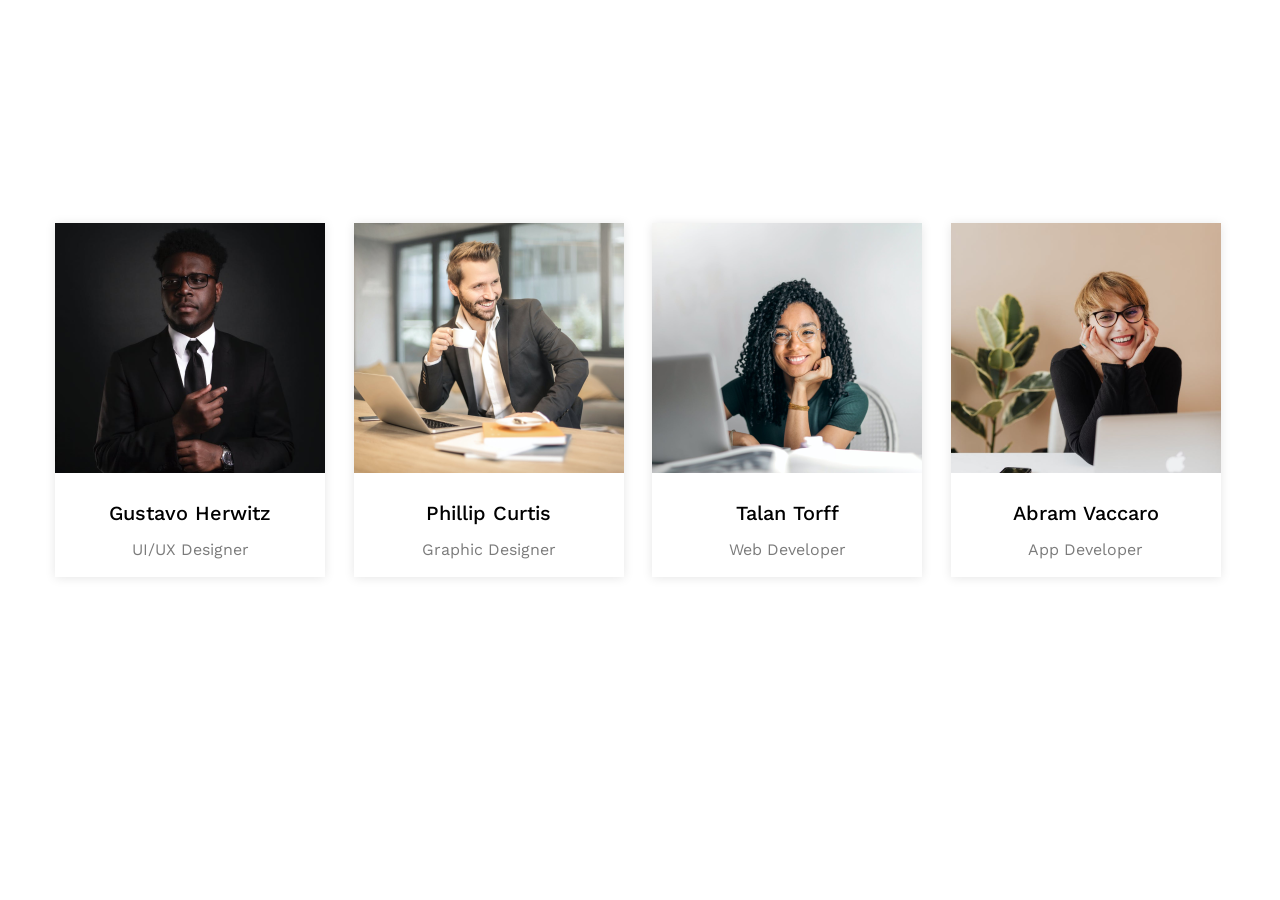
<file: index.html>
<!DOCTYPE html>
<html lang="en">

<head>
    <meta charset="UTF-8">
    <link rel="stylesheet" href="/assets/css/style.css">
    <meta name="viewport" content="width=device-width, initial-scale=1.0">
    <title>layout</title>
</head>
<body>

    <section>
        <div class="container w100">
            <div class="row">
                <div class="col-3">
                    <div class="card">
                        <div class="img">
                            <img src="/assets/img/Image (1).png" alt="img gat">
                            <div class="svg-parent">
                                <a href="https://www.facebook.com/"><div class="svg-box">
                                   <svg width="11" height="20" viewBox="0 0 11 20" fill="none"
                                        xmlns="http://www.w3.org/2000/svg">
                                        <path
                                            d="M7 11.5H9.5L10.5 7.5H7V5.5C7 4.47 7 3.5 9 3.5H10.5V0.14C10.174 0.0970001 8.943 0 7.643 0C4.928 0 3 1.657 3 4.7V7.5H0V11.5H3V20H7V11.5Z"
                                            fill="#ff5300" />
                                    </svg>
                                </div></a> 
                          <a href="https://www.instagram.com">     <div class="svg-box">
                                    <svg width="24" height="24" viewBox="0 0 24 24" fill="none"
                                        xmlns="http://www.w3.org/2000/svg">
                                        <path
                                            d="M12 2C14.717 2 15.056 2.01 16.122 2.06C17.187 2.11 17.912 2.277 18.55 2.525C19.21 2.779 19.766 3.123 20.322 3.678C20.8305 4.1779 21.224 4.78259 21.475 5.45C21.722 6.087 21.89 6.813 21.94 7.878C21.987 8.944 22 9.283 22 12C22 14.717 21.99 15.056 21.94 16.122C21.89 17.187 21.722 17.912 21.475 18.55C21.2247 19.2178 20.8311 19.8226 20.322 20.322C19.822 20.8303 19.2173 21.2238 18.55 21.475C17.913 21.722 17.187 21.89 16.122 21.94C15.056 21.987 14.717 22 12 22C9.283 22 8.944 21.99 7.878 21.94C6.813 21.89 6.088 21.722 5.45 21.475C4.78233 21.2245 4.17753 20.8309 3.678 20.322C3.16941 19.8222 2.77593 19.2175 2.525 18.55C2.277 17.913 2.11 17.187 2.06 16.122C2.013 15.056 2 14.717 2 12C2 9.283 2.01 8.944 2.06 7.878C2.11 6.812 2.277 6.088 2.525 5.45C2.77524 4.78218 3.1688 4.17732 3.678 3.678C4.17767 3.16923 4.78243 2.77573 5.45 2.525C6.088 2.277 6.812 2.11 7.878 2.06C8.944 2.013 9.283 2 12 2ZM12 7C10.6739 7 9.40215 7.52678 8.46447 8.46447C7.52678 9.40215 7 10.6739 7 12C7 13.3261 7.52678 14.5979 8.46447 15.5355C9.40215 16.4732 10.6739 17 12 17C13.3261 17 14.5979 16.4732 15.5355 15.5355C16.4732 14.5979 17 13.3261 17 12C17 10.6739 16.4732 9.40215 15.5355 8.46447C14.5979 7.52678 13.3261 7 12 7ZM18.5 6.75C18.5 6.41848 18.3683 6.10054 18.1339 5.86612C17.8995 5.6317 17.5815 5.5 17.25 5.5C16.9185 5.5 16.6005 5.6317 16.3661 5.86612C16.1317 6.10054 16 6.41848 16 6.75C16 7.08152 16.1317 7.39946 16.3661 7.63388C16.6005 7.8683 16.9185 8 17.25 8C17.5815 8 17.8995 7.8683 18.1339 7.63388C18.3683 7.39946 18.5 7.08152 18.5 6.75ZM12 9C12.7956 9 13.5587 9.31607 14.1213 9.87868C14.6839 10.4413 15 11.2044 15 12C15 12.7956 14.6839 13.5587 14.1213 14.1213C13.5587 14.6839 12.7956 15 12 15C11.2044 15 10.4413 14.6839 9.87868 14.1213C9.31607 13.5587 9 12.7956 9 12C9 11.2044 9.31607 10.4413 9.87868 9.87868C10.4413 9.31607 11.2044 9 12 9Z"
                                            fill="#FF5300" />
                                    </svg>

                                </div></a>
                              <a href="https://x.com/?lang=en">  <div class="svg-box">
                                    <svg width="22" height="18" viewBox="0 0 22 18" fill="none"
                                        xmlns="http://www.w3.org/2000/svg">
                                        <path
                                            d="M21.1618 2.65593C20.3984 2.99362 19.5888 3.2154 18.7598 3.31393C19.6336 2.79136 20.2875 1.96894 20.5998 0.999927C19.7798 1.48793 18.8808 1.82993 17.9438 2.01493C17.3144 1.34151 16.4802 0.89489 15.5708 0.744511C14.6614 0.594133 13.7277 0.748418 12.9151 1.18338C12.1024 1.61834 11.4562 2.30961 11.0769 3.14972C10.6976 3.98983 10.6066 4.93171 10.8178 5.82893C9.15492 5.74558 7.52814 5.31345 6.0431 4.56059C4.55805 3.80773 3.24794 2.75097 2.19781 1.45893C1.8261 2.09738 1.63076 2.82315 1.63181 3.56193C1.63181 5.01193 2.36981 6.29293 3.49181 7.04293C2.82782 7.02202 2.17844 6.84271 1.59781 6.51993V6.57193C1.59801 7.53763 1.93218 8.47354 2.54366 9.22099C3.15513 9.96843 4.00629 10.4814 4.95281 10.6729C4.33642 10.84 3.69012 10.8646 3.06281 10.7449C3.32968 11.5762 3.84982 12.3031 4.5504 12.824C5.25099 13.3449 6.09694 13.6337 6.96981 13.6499C6.10229 14.3313 5.10899 14.8349 4.04669 15.1321C2.98439 15.4293 1.87394 15.5142 0.778809 15.3819C2.69051 16.6114 4.9159 17.264 7.18881 17.2619C14.8818 17.2619 19.0888 10.8889 19.0888 5.36193C19.0888 5.18193 19.0838 4.99993 19.0758 4.82193C19.8947 4.23009 20.6014 3.49695 21.1628 2.65693L21.1618 2.65593Z"
                                            fill="#FF5300" />
                                    </svg>

                                </div></a>
                               <a href="https://www.skype.com/en/"> <div class="svg-box">
                                    <svg width="18" height="18" viewBox="0 0 18 18" fill="none"
                                        xmlns="http://www.w3.org/2000/svg">
                                        <path
                                            d="M10.3102 17.4002C8.98786 17.6067 7.63547 17.4981 6.36308 17.0832C5.09069 16.6683 3.93425 15.9588 2.98791 15.0124C2.04156 14.0661 1.33205 12.9096 0.917133 11.6372C0.502212 10.3648 0.393607 9.01246 0.600157 7.69016C0.0788897 6.69867 -0.111587 5.56644 0.0565667 4.45897C0.224721 3.3515 0.742689 2.32684 1.53477 1.53477C2.32684 0.742689 3.3515 0.224721 4.45897 0.0565667C5.56644 -0.111587 6.69867 0.0788897 7.69016 0.600157C9.01246 0.393607 10.3648 0.502212 11.6372 0.917133C12.9096 1.33205 14.0661 2.04156 15.0124 2.98791C15.9588 3.93425 16.6683 5.09069 17.0832 6.36308C17.4981 7.63547 17.6067 8.98786 17.4002 10.3102C17.9214 11.3016 18.1119 12.4339 17.9437 13.5413C17.7756 14.6488 17.2576 15.6735 16.4655 16.4655C15.6735 17.2576 14.6488 17.7756 13.5413 17.9437C12.4339 18.1119 11.3016 17.9214 10.3102 17.4002ZM9.05216 14.1562H9.01216C11.8842 14.1562 13.3152 12.7702 13.3152 10.9132C13.3152 9.71516 12.7642 8.44216 10.5892 7.95516L8.60616 7.51516C7.85116 7.34316 6.98416 7.11516 6.98416 6.40016C6.98416 5.68516 7.60416 5.18716 8.70816 5.18716C10.9382 5.18716 10.7352 6.71516 11.8392 6.71516C12.4152 6.71516 12.9322 6.37316 12.9322 5.78516C12.9322 4.41516 10.7352 3.38516 8.87616 3.38516C6.85516 3.38516 4.70316 4.24416 4.70316 6.52916C4.70316 7.62716 5.09716 8.79916 7.26316 9.34216L9.95216 10.0132C10.7682 10.2152 10.9702 10.6722 10.9702 11.0852C10.9702 11.7722 10.2862 12.4432 9.05216 12.4432C6.63516 12.4432 6.97416 10.5862 5.67816 10.5862C5.09816 10.5862 4.67516 10.9842 4.67516 11.5572C4.67516 12.6712 6.02716 14.1552 9.05216 14.1552V14.1562Z"
                                            fill="#FF5300" />
                                    </svg>

                                </div></a>
                            </div>
                        </div>
                        <p class="name">
                            Gustavo Herwitz
                        </p>
                        <p class="department">
                            UI/UX Designer
                        </p>
                    </div>
                </div>
                <div class="col-3">
                    <div class="card">
                        <div class="img">
                            <img src="/assets/img/Image 2.png" alt="img gat">
                            <a href="https://www.facebook.com/">     <div class="svg-parent">
                                <div class="svg-box">
                                    <svg width="11" height="20" viewBox="0 0 11 20" fill="none"
                                        xmlns="http://www.w3.org/2000/svg">
                                        <path
                                            d="M7 11.5H9.5L10.5 7.5H7V5.5C7 4.47 7 3.5 9 3.5H10.5V0.14C10.174 0.0970001 8.943 0 7.643 0C4.928 0 3 1.657 3 4.7V7.5H0V11.5H3V20H7V11.5Z"
                                            fill="#ff5300" />
                                    </svg>
                                </div></a>
                                <a href="https://www.instagram.com">  <div class="svg-box">
                                    <svg width="24" height="24" viewBox="0 0 24 24" fill="none"
                                        xmlns="http://www.w3.org/2000/svg">
                                        <path
                                            d="M12 2C14.717 2 15.056 2.01 16.122 2.06C17.187 2.11 17.912 2.277 18.55 2.525C19.21 2.779 19.766 3.123 20.322 3.678C20.8305 4.1779 21.224 4.78259 21.475 5.45C21.722 6.087 21.89 6.813 21.94 7.878C21.987 8.944 22 9.283 22 12C22 14.717 21.99 15.056 21.94 16.122C21.89 17.187 21.722 17.912 21.475 18.55C21.2247 19.2178 20.8311 19.8226 20.322 20.322C19.822 20.8303 19.2173 21.2238 18.55 21.475C17.913 21.722 17.187 21.89 16.122 21.94C15.056 21.987 14.717 22 12 22C9.283 22 8.944 21.99 7.878 21.94C6.813 21.89 6.088 21.722 5.45 21.475C4.78233 21.2245 4.17753 20.8309 3.678 20.322C3.16941 19.8222 2.77593 19.2175 2.525 18.55C2.277 17.913 2.11 17.187 2.06 16.122C2.013 15.056 2 14.717 2 12C2 9.283 2.01 8.944 2.06 7.878C2.11 6.812 2.277 6.088 2.525 5.45C2.77524 4.78218 3.1688 4.17732 3.678 3.678C4.17767 3.16923 4.78243 2.77573 5.45 2.525C6.088 2.277 6.812 2.11 7.878 2.06C8.944 2.013 9.283 2 12 2ZM12 7C10.6739 7 9.40215 7.52678 8.46447 8.46447C7.52678 9.40215 7 10.6739 7 12C7 13.3261 7.52678 14.5979 8.46447 15.5355C9.40215 16.4732 10.6739 17 12 17C13.3261 17 14.5979 16.4732 15.5355 15.5355C16.4732 14.5979 17 13.3261 17 12C17 10.6739 16.4732 9.40215 15.5355 8.46447C14.5979 7.52678 13.3261 7 12 7ZM18.5 6.75C18.5 6.41848 18.3683 6.10054 18.1339 5.86612C17.8995 5.6317 17.5815 5.5 17.25 5.5C16.9185 5.5 16.6005 5.6317 16.3661 5.86612C16.1317 6.10054 16 6.41848 16 6.75C16 7.08152 16.1317 7.39946 16.3661 7.63388C16.6005 7.8683 16.9185 8 17.25 8C17.5815 8 17.8995 7.8683 18.1339 7.63388C18.3683 7.39946 18.5 7.08152 18.5 6.75ZM12 9C12.7956 9 13.5587 9.31607 14.1213 9.87868C14.6839 10.4413 15 11.2044 15 12C15 12.7956 14.6839 13.5587 14.1213 14.1213C13.5587 14.6839 12.7956 15 12 15C11.2044 15 10.4413 14.6839 9.87868 14.1213C9.31607 13.5587 9 12.7956 9 12C9 11.2044 9.31607 10.4413 9.87868 9.87868C10.4413 9.31607 11.2044 9 12 9Z"
                                            fill="#FF5300" />
                                    </svg>

                                </div></a>
                                <a href="https://x.com/?lang=en">       <div class="svg-box">
                                    <svg width="22" height="18" viewBox="0 0 22 18" fill="none"
                                        xmlns="http://www.w3.org/2000/svg">
                                        <path
                                            d="M21.1618 2.65593C20.3984 2.99362 19.5888 3.2154 18.7598 3.31393C19.6336 2.79136 20.2875 1.96894 20.5998 0.999927C19.7798 1.48793 18.8808 1.82993 17.9438 2.01493C17.3144 1.34151 16.4802 0.89489 15.5708 0.744511C14.6614 0.594133 13.7277 0.748418 12.9151 1.18338C12.1024 1.61834 11.4562 2.30961 11.0769 3.14972C10.6976 3.98983 10.6066 4.93171 10.8178 5.82893C9.15492 5.74558 7.52814 5.31345 6.0431 4.56059C4.55805 3.80773 3.24794 2.75097 2.19781 1.45893C1.8261 2.09738 1.63076 2.82315 1.63181 3.56193C1.63181 5.01193 2.36981 6.29293 3.49181 7.04293C2.82782 7.02202 2.17844 6.84271 1.59781 6.51993V6.57193C1.59801 7.53763 1.93218 8.47354 2.54366 9.22099C3.15513 9.96843 4.00629 10.4814 4.95281 10.6729C4.33642 10.84 3.69012 10.8646 3.06281 10.7449C3.32968 11.5762 3.84982 12.3031 4.5504 12.824C5.25099 13.3449 6.09694 13.6337 6.96981 13.6499C6.10229 14.3313 5.10899 14.8349 4.04669 15.1321C2.98439 15.4293 1.87394 15.5142 0.778809 15.3819C2.69051 16.6114 4.9159 17.264 7.18881 17.2619C14.8818 17.2619 19.0888 10.8889 19.0888 5.36193C19.0888 5.18193 19.0838 4.99993 19.0758 4.82193C19.8947 4.23009 20.6014 3.49695 21.1628 2.65693L21.1618 2.65593Z"
                                            fill="#FF5300" />
                                    </svg>

                                </div> </a>
                                <a href="https://www.skype.com/en/">   <div class="svg-box">
                                    <svg width="18" height="18" viewBox="0 0 18 18" fill="none"
                                        xmlns="http://www.w3.org/2000/svg">
                                        <path
                                            d="M10.3102 17.4002C8.98786 17.6067 7.63547 17.4981 6.36308 17.0832C5.09069 16.6683 3.93425 15.9588 2.98791 15.0124C2.04156 14.0661 1.33205 12.9096 0.917133 11.6372C0.502212 10.3648 0.393607 9.01246 0.600157 7.69016C0.0788897 6.69867 -0.111587 5.56644 0.0565667 4.45897C0.224721 3.3515 0.742689 2.32684 1.53477 1.53477C2.32684 0.742689 3.3515 0.224721 4.45897 0.0565667C5.56644 -0.111587 6.69867 0.0788897 7.69016 0.600157C9.01246 0.393607 10.3648 0.502212 11.6372 0.917133C12.9096 1.33205 14.0661 2.04156 15.0124 2.98791C15.9588 3.93425 16.6683 5.09069 17.0832 6.36308C17.4981 7.63547 17.6067 8.98786 17.4002 10.3102C17.9214 11.3016 18.1119 12.4339 17.9437 13.5413C17.7756 14.6488 17.2576 15.6735 16.4655 16.4655C15.6735 17.2576 14.6488 17.7756 13.5413 17.9437C12.4339 18.1119 11.3016 17.9214 10.3102 17.4002ZM9.05216 14.1562H9.01216C11.8842 14.1562 13.3152 12.7702 13.3152 10.9132C13.3152 9.71516 12.7642 8.44216 10.5892 7.95516L8.60616 7.51516C7.85116 7.34316 6.98416 7.11516 6.98416 6.40016C6.98416 5.68516 7.60416 5.18716 8.70816 5.18716C10.9382 5.18716 10.7352 6.71516 11.8392 6.71516C12.4152 6.71516 12.9322 6.37316 12.9322 5.78516C12.9322 4.41516 10.7352 3.38516 8.87616 3.38516C6.85516 3.38516 4.70316 4.24416 4.70316 6.52916C4.70316 7.62716 5.09716 8.79916 7.26316 9.34216L9.95216 10.0132C10.7682 10.2152 10.9702 10.6722 10.9702 11.0852C10.9702 11.7722 10.2862 12.4432 9.05216 12.4432C6.63516 12.4432 6.97416 10.5862 5.67816 10.5862C5.09816 10.5862 4.67516 10.9842 4.67516 11.5572C4.67516 12.6712 6.02716 14.1552 9.05216 14.1552V14.1562Z"
                                            fill="#FF5300" />
                                    </svg>

                                </div> </a>
                            </div>
                        </div>
                        <p class="name">
                            Phillip Curtis
                        </p>
                        <p class="department">
                            Graphic Designer
                        </p>
                    </div>
                </div>
                <div class="col-3">
                    <div class="card">
                        <div class="img">
                            <img src="/assets/img/Image 3.png" alt="img gat">
                             <div class="svg-parent">
                                <a href="https://www.facebook.com/">   <div class="svg-box">
                                    <svg width="11" height="20" viewBox="0 0 11 20" fill="none"
                                        xmlns="http://www.w3.org/2000/svg">
                                        <path
                                            d="M7 11.5H9.5L10.5 7.5H7V5.5C7 4.47 7 3.5 9 3.5H10.5V0.14C10.174 0.0970001 8.943 0 7.643 0C4.928 0 3 1.657 3 4.7V7.5H0V11.5H3V20H7V11.5Z"
                                            fill="#ff5300" />
                                    </svg>
                                </div> </a>
                               <a href="https://www.instagram.com">     <div class="svg-box">
                                    <svg width="24" height="24" viewBox="0 0 24 24" fill="none"
                                        xmlns="http://www.w3.org/2000/svg">
                                        <path
                                            d="M12 2C14.717 2 15.056 2.01 16.122 2.06C17.187 2.11 17.912 2.277 18.55 2.525C19.21 2.779 19.766 3.123 20.322 3.678C20.8305 4.1779 21.224 4.78259 21.475 5.45C21.722 6.087 21.89 6.813 21.94 7.878C21.987 8.944 22 9.283 22 12C22 14.717 21.99 15.056 21.94 16.122C21.89 17.187 21.722 17.912 21.475 18.55C21.2247 19.2178 20.8311 19.8226 20.322 20.322C19.822 20.8303 19.2173 21.2238 18.55 21.475C17.913 21.722 17.187 21.89 16.122 21.94C15.056 21.987 14.717 22 12 22C9.283 22 8.944 21.99 7.878 21.94C6.813 21.89 6.088 21.722 5.45 21.475C4.78233 21.2245 4.17753 20.8309 3.678 20.322C3.16941 19.8222 2.77593 19.2175 2.525 18.55C2.277 17.913 2.11 17.187 2.06 16.122C2.013 15.056 2 14.717 2 12C2 9.283 2.01 8.944 2.06 7.878C2.11 6.812 2.277 6.088 2.525 5.45C2.77524 4.78218 3.1688 4.17732 3.678 3.678C4.17767 3.16923 4.78243 2.77573 5.45 2.525C6.088 2.277 6.812 2.11 7.878 2.06C8.944 2.013 9.283 2 12 2ZM12 7C10.6739 7 9.40215 7.52678 8.46447 8.46447C7.52678 9.40215 7 10.6739 7 12C7 13.3261 7.52678 14.5979 8.46447 15.5355C9.40215 16.4732 10.6739 17 12 17C13.3261 17 14.5979 16.4732 15.5355 15.5355C16.4732 14.5979 17 13.3261 17 12C17 10.6739 16.4732 9.40215 15.5355 8.46447C14.5979 7.52678 13.3261 7 12 7ZM18.5 6.75C18.5 6.41848 18.3683 6.10054 18.1339 5.86612C17.8995 5.6317 17.5815 5.5 17.25 5.5C16.9185 5.5 16.6005 5.6317 16.3661 5.86612C16.1317 6.10054 16 6.41848 16 6.75C16 7.08152 16.1317 7.39946 16.3661 7.63388C16.6005 7.8683 16.9185 8 17.25 8C17.5815 8 17.8995 7.8683 18.1339 7.63388C18.3683 7.39946 18.5 7.08152 18.5 6.75ZM12 9C12.7956 9 13.5587 9.31607 14.1213 9.87868C14.6839 10.4413 15 11.2044 15 12C15 12.7956 14.6839 13.5587 14.1213 14.1213C13.5587 14.6839 12.7956 15 12 15C11.2044 15 10.4413 14.6839 9.87868 14.1213C9.31607 13.5587 9 12.7956 9 12C9 11.2044 9.31607 10.4413 9.87868 9.87868C10.4413 9.31607 11.2044 9 12 9Z"
                                            fill="#FF5300" />
                                    </svg>

                                </div> </a>
                                <a href="https://x.com/?lang=en">    <div class="svg-box">
                                    <svg width="22" height="18" viewBox="0 0 22 18" fill="none"
                                        xmlns="http://www.w3.org/2000/svg">
                                        <path
                                            d="M21.1618 2.65593C20.3984 2.99362 19.5888 3.2154 18.7598 3.31393C19.6336 2.79136 20.2875 1.96894 20.5998 0.999927C19.7798 1.48793 18.8808 1.82993 17.9438 2.01493C17.3144 1.34151 16.4802 0.89489 15.5708 0.744511C14.6614 0.594133 13.7277 0.748418 12.9151 1.18338C12.1024 1.61834 11.4562 2.30961 11.0769 3.14972C10.6976 3.98983 10.6066 4.93171 10.8178 5.82893C9.15492 5.74558 7.52814 5.31345 6.0431 4.56059C4.55805 3.80773 3.24794 2.75097 2.19781 1.45893C1.8261 2.09738 1.63076 2.82315 1.63181 3.56193C1.63181 5.01193 2.36981 6.29293 3.49181 7.04293C2.82782 7.02202 2.17844 6.84271 1.59781 6.51993V6.57193C1.59801 7.53763 1.93218 8.47354 2.54366 9.22099C3.15513 9.96843 4.00629 10.4814 4.95281 10.6729C4.33642 10.84 3.69012 10.8646 3.06281 10.7449C3.32968 11.5762 3.84982 12.3031 4.5504 12.824C5.25099 13.3449 6.09694 13.6337 6.96981 13.6499C6.10229 14.3313 5.10899 14.8349 4.04669 15.1321C2.98439 15.4293 1.87394 15.5142 0.778809 15.3819C2.69051 16.6114 4.9159 17.264 7.18881 17.2619C14.8818 17.2619 19.0888 10.8889 19.0888 5.36193C19.0888 5.18193 19.0838 4.99993 19.0758 4.82193C19.8947 4.23009 20.6014 3.49695 21.1628 2.65693L21.1618 2.65593Z"
                                            fill="#FF5300" />
                                    </svg>

                                </div> </a>
                                <a href="https://www.skype.com/en/">        <div class="svg-box">
                                    <svg width="18" height="18" viewBox="0 0 18 18" fill="none"
                                        xmlns="http://www.w3.org/2000/svg">
                                        <path
                                            d="M10.3102 17.4002C8.98786 17.6067 7.63547 17.4981 6.36308 17.0832C5.09069 16.6683 3.93425 15.9588 2.98791 15.0124C2.04156 14.0661 1.33205 12.9096 0.917133 11.6372C0.502212 10.3648 0.393607 9.01246 0.600157 7.69016C0.0788897 6.69867 -0.111587 5.56644 0.0565667 4.45897C0.224721 3.3515 0.742689 2.32684 1.53477 1.53477C2.32684 0.742689 3.3515 0.224721 4.45897 0.0565667C5.56644 -0.111587 6.69867 0.0788897 7.69016 0.600157C9.01246 0.393607 10.3648 0.502212 11.6372 0.917133C12.9096 1.33205 14.0661 2.04156 15.0124 2.98791C15.9588 3.93425 16.6683 5.09069 17.0832 6.36308C17.4981 7.63547 17.6067 8.98786 17.4002 10.3102C17.9214 11.3016 18.1119 12.4339 17.9437 13.5413C17.7756 14.6488 17.2576 15.6735 16.4655 16.4655C15.6735 17.2576 14.6488 17.7756 13.5413 17.9437C12.4339 18.1119 11.3016 17.9214 10.3102 17.4002ZM9.05216 14.1562H9.01216C11.8842 14.1562 13.3152 12.7702 13.3152 10.9132C13.3152 9.71516 12.7642 8.44216 10.5892 7.95516L8.60616 7.51516C7.85116 7.34316 6.98416 7.11516 6.98416 6.40016C6.98416 5.68516 7.60416 5.18716 8.70816 5.18716C10.9382 5.18716 10.7352 6.71516 11.8392 6.71516C12.4152 6.71516 12.9322 6.37316 12.9322 5.78516C12.9322 4.41516 10.7352 3.38516 8.87616 3.38516C6.85516 3.38516 4.70316 4.24416 4.70316 6.52916C4.70316 7.62716 5.09716 8.79916 7.26316 9.34216L9.95216 10.0132C10.7682 10.2152 10.9702 10.6722 10.9702 11.0852C10.9702 11.7722 10.2862 12.4432 9.05216 12.4432C6.63516 12.4432 6.97416 10.5862 5.67816 10.5862C5.09816 10.5862 4.67516 10.9842 4.67516 11.5572C4.67516 12.6712 6.02716 14.1552 9.05216 14.1552V14.1562Z"
                                            fill="#FF5300" />
                                    </svg>

                                </div> </a>
                            </div>
                        </div>
                        <p class="name">
                            Talan Torff
                        </p>
                        <p class="department">
                            Web Developer
                        </p>
                    </div>
                </div>
                <div class="col-3">
                    <div class="card">
                        <div class="img">
                            <img src="/assets/img/Image4.png" alt="img gat">
                              <div class="svg-parent">
                           <a href="https://www.facebook.com/">         <div class="svg-box">
                                    <svg width="11" height="20" viewBox="0 0 11 20" fill="none"
                                        xmlns="http://www.w3.org/2000/svg">
                                        <path
                                            d="M7 11.5H9.5L10.5 7.5H7V5.5C7 4.47 7 3.5 9 3.5H10.5V0.14C10.174 0.0970001 8.943 0 7.643 0C4.928 0 3 1.657 3 4.7V7.5H0V11.5H3V20H7V11.5Z"
                                            fill="#ff5300" />
                                    </svg>
                                </div> </a>
                                <a href="https://www.instagram.com">     <div class="svg-box">
                                    <svg width="24" height="24" viewBox="0 0 24 24" fill="none"
                                        xmlns="http://www.w3.org/2000/svg">
                                        <path
                                            d="M12 2C14.717 2 15.056 2.01 16.122 2.06C17.187 2.11 17.912 2.277 18.55 2.525C19.21 2.779 19.766 3.123 20.322 3.678C20.8305 4.1779 21.224 4.78259 21.475 5.45C21.722 6.087 21.89 6.813 21.94 7.878C21.987 8.944 22 9.283 22 12C22 14.717 21.99 15.056 21.94 16.122C21.89 17.187 21.722 17.912 21.475 18.55C21.2247 19.2178 20.8311 19.8226 20.322 20.322C19.822 20.8303 19.2173 21.2238 18.55 21.475C17.913 21.722 17.187 21.89 16.122 21.94C15.056 21.987 14.717 22 12 22C9.283 22 8.944 21.99 7.878 21.94C6.813 21.89 6.088 21.722 5.45 21.475C4.78233 21.2245 4.17753 20.8309 3.678 20.322C3.16941 19.8222 2.77593 19.2175 2.525 18.55C2.277 17.913 2.11 17.187 2.06 16.122C2.013 15.056 2 14.717 2 12C2 9.283 2.01 8.944 2.06 7.878C2.11 6.812 2.277 6.088 2.525 5.45C2.77524 4.78218 3.1688 4.17732 3.678 3.678C4.17767 3.16923 4.78243 2.77573 5.45 2.525C6.088 2.277 6.812 2.11 7.878 2.06C8.944 2.013 9.283 2 12 2ZM12 7C10.6739 7 9.40215 7.52678 8.46447 8.46447C7.52678 9.40215 7 10.6739 7 12C7 13.3261 7.52678 14.5979 8.46447 15.5355C9.40215 16.4732 10.6739 17 12 17C13.3261 17 14.5979 16.4732 15.5355 15.5355C16.4732 14.5979 17 13.3261 17 12C17 10.6739 16.4732 9.40215 15.5355 8.46447C14.5979 7.52678 13.3261 7 12 7ZM18.5 6.75C18.5 6.41848 18.3683 6.10054 18.1339 5.86612C17.8995 5.6317 17.5815 5.5 17.25 5.5C16.9185 5.5 16.6005 5.6317 16.3661 5.86612C16.1317 6.10054 16 6.41848 16 6.75C16 7.08152 16.1317 7.39946 16.3661 7.63388C16.6005 7.8683 16.9185 8 17.25 8C17.5815 8 17.8995 7.8683 18.1339 7.63388C18.3683 7.39946 18.5 7.08152 18.5 6.75ZM12 9C12.7956 9 13.5587 9.31607 14.1213 9.87868C14.6839 10.4413 15 11.2044 15 12C15 12.7956 14.6839 13.5587 14.1213 14.1213C13.5587 14.6839 12.7956 15 12 15C11.2044 15 10.4413 14.6839 9.87868 14.1213C9.31607 13.5587 9 12.7956 9 12C9 11.2044 9.31607 10.4413 9.87868 9.87868C10.4413 9.31607 11.2044 9 12 9Z"
                                            fill="#FF5300" />
                                    </svg>

                                </div> </a>
                                <a href="https://x.com/?lang=en">   <div class="svg-box">
                                    <svg width="22" height="18" viewBox="0 0 22 18" fill="none"
                                        xmlns="http://www.w3.org/2000/svg">
                                        <path
                                            d="M21.1618 2.65593C20.3984 2.99362 19.5888 3.2154 18.7598 3.31393C19.6336 2.79136 20.2875 1.96894 20.5998 0.999927C19.7798 1.48793 18.8808 1.82993 17.9438 2.01493C17.3144 1.34151 16.4802 0.89489 15.5708 0.744511C14.6614 0.594133 13.7277 0.748418 12.9151 1.18338C12.1024 1.61834 11.4562 2.30961 11.0769 3.14972C10.6976 3.98983 10.6066 4.93171 10.8178 5.82893C9.15492 5.74558 7.52814 5.31345 6.0431 4.56059C4.55805 3.80773 3.24794 2.75097 2.19781 1.45893C1.8261 2.09738 1.63076 2.82315 1.63181 3.56193C1.63181 5.01193 2.36981 6.29293 3.49181 7.04293C2.82782 7.02202 2.17844 6.84271 1.59781 6.51993V6.57193C1.59801 7.53763 1.93218 8.47354 2.54366 9.22099C3.15513 9.96843 4.00629 10.4814 4.95281 10.6729C4.33642 10.84 3.69012 10.8646 3.06281 10.7449C3.32968 11.5762 3.84982 12.3031 4.5504 12.824C5.25099 13.3449 6.09694 13.6337 6.96981 13.6499C6.10229 14.3313 5.10899 14.8349 4.04669 15.1321C2.98439 15.4293 1.87394 15.5142 0.778809 15.3819C2.69051 16.6114 4.9159 17.264 7.18881 17.2619C14.8818 17.2619 19.0888 10.8889 19.0888 5.36193C19.0888 5.18193 19.0838 4.99993 19.0758 4.82193C19.8947 4.23009 20.6014 3.49695 21.1628 2.65693L21.1618 2.65593Z"
                                            fill="#FF5300" />
                                    </svg>

                                </div> </a>
                                <a href="https://www.skype.com/en/">        <div class="svg-box">
                                    <svg width="18" height="18" viewBox="0 0 18 18" fill="none"
                                        xmlns="http://www.w3.org/2000/svg">
                                        <path
                                            d="M10.3102 17.4002C8.98786 17.6067 7.63547 17.4981 6.36308 17.0832C5.09069 16.6683 3.93425 15.9588 2.98791 15.0124C2.04156 14.0661 1.33205 12.9096 0.917133 11.6372C0.502212 10.3648 0.393607 9.01246 0.600157 7.69016C0.0788897 6.69867 -0.111587 5.56644 0.0565667 4.45897C0.224721 3.3515 0.742689 2.32684 1.53477 1.53477C2.32684 0.742689 3.3515 0.224721 4.45897 0.0565667C5.56644 -0.111587 6.69867 0.0788897 7.69016 0.600157C9.01246 0.393607 10.3648 0.502212 11.6372 0.917133C12.9096 1.33205 14.0661 2.04156 15.0124 2.98791C15.9588 3.93425 16.6683 5.09069 17.0832 6.36308C17.4981 7.63547 17.6067 8.98786 17.4002 10.3102C17.9214 11.3016 18.1119 12.4339 17.9437 13.5413C17.7756 14.6488 17.2576 15.6735 16.4655 16.4655C15.6735 17.2576 14.6488 17.7756 13.5413 17.9437C12.4339 18.1119 11.3016 17.9214 10.3102 17.4002ZM9.05216 14.1562H9.01216C11.8842 14.1562 13.3152 12.7702 13.3152 10.9132C13.3152 9.71516 12.7642 8.44216 10.5892 7.95516L8.60616 7.51516C7.85116 7.34316 6.98416 7.11516 6.98416 6.40016C6.98416 5.68516 7.60416 5.18716 8.70816 5.18716C10.9382 5.18716 10.7352 6.71516 11.8392 6.71516C12.4152 6.71516 12.9322 6.37316 12.9322 5.78516C12.9322 4.41516 10.7352 3.38516 8.87616 3.38516C6.85516 3.38516 4.70316 4.24416 4.70316 6.52916C4.70316 7.62716 5.09716 8.79916 7.26316 9.34216L9.95216 10.0132C10.7682 10.2152 10.9702 10.6722 10.9702 11.0852C10.9702 11.7722 10.2862 12.4432 9.05216 12.4432C6.63516 12.4432 6.97416 10.5862 5.67816 10.5862C5.09816 10.5862 4.67516 10.9842 4.67516 11.5572C4.67516 12.6712 6.02716 14.1552 9.05216 14.1552V14.1562Z"
                                            fill="#FF5300" />
                                    </svg>

                                </div> </a>
                            </div>
                        </div>
                        <p class="name">
                            Abram Vaccaro
                        </p>
                        <p class="department">
                            App Developer </p>
                    </div>
                </div>
            </div>
        </div>
    </section>
</body>
</html>
</file>
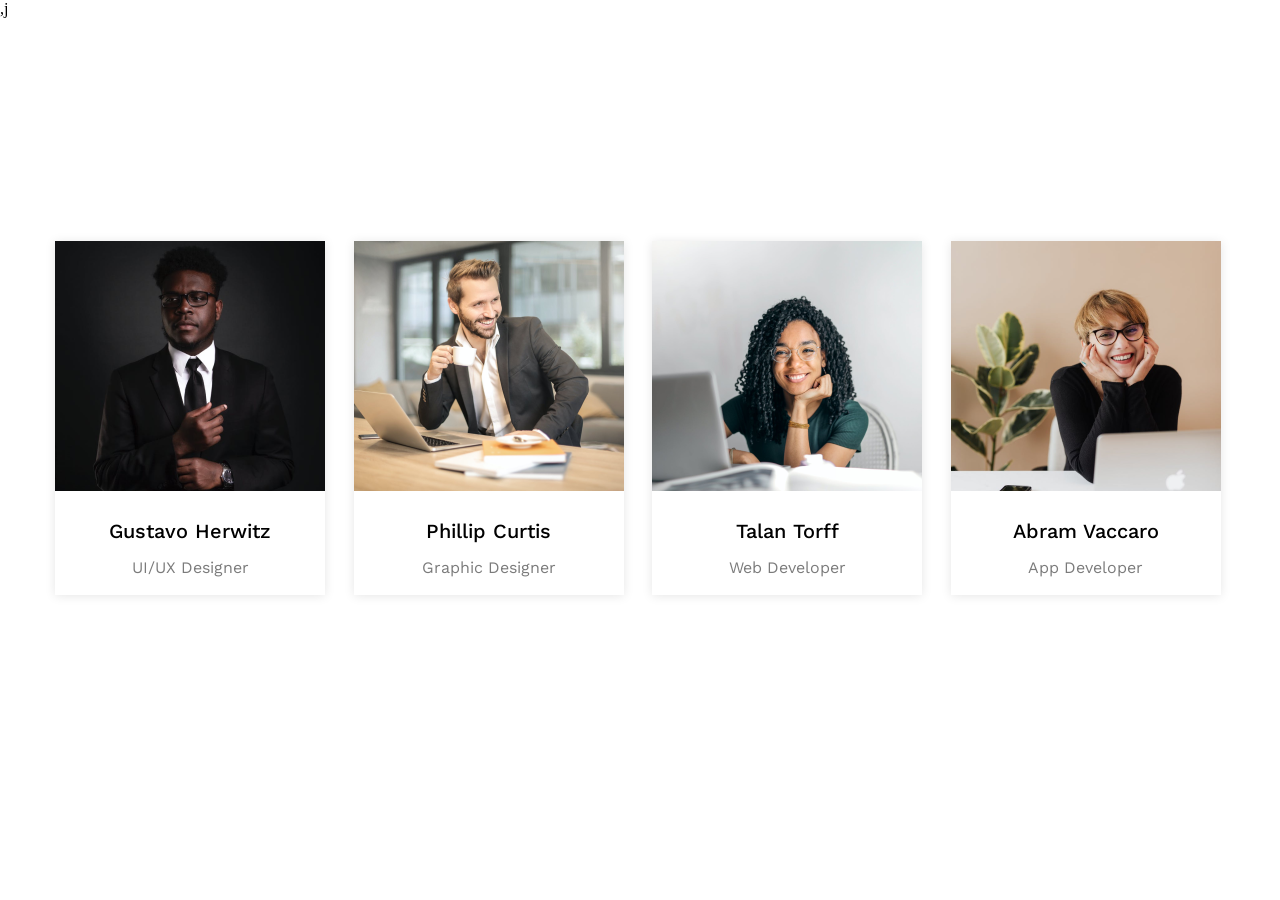
<file: assets/index.html>
<!DOCTYPE html>
<html lang="en">

<head>
    <meta charset="UTF-8">
    <link rel="stylesheet" href="/assets/css/style.css">
    <meta name="viewport" content="width=device-width, initial-scale=1.0">
    <title>layout</title>
</head>
<body>,j

    <section>
        <div class="container w100">
            <div class="row">
                <div class="col-3">
                    <div class="card">
                        <div class="img">
                            <img src="/assets/img/Image (1).png" alt="img gat">
                            <div class="svg-parent">
                                <a href="https://www.facebook.com/"><div class="svg-box">
                                   <svg width="11" height="20" viewBox="0 0 11 20" fill="none"
                                        xmlns="http://www.w3.org/2000/svg">
                                        <path
                                            d="M7 11.5H9.5L10.5 7.5H7V5.5C7 4.47 7 3.5 9 3.5H10.5V0.14C10.174 0.0970001 8.943 0 7.643 0C4.928 0 3 1.657 3 4.7V7.5H0V11.5H3V20H7V11.5Z"
                                            fill="#ff5300" />
                                    </svg>
                                </div></a> 
                          <a href="https://www.instagram.com">     <div class="svg-box">
                                    <svg width="24" height="24" viewBox="0 0 24 24" fill="none"
                                        xmlns="http://www.w3.org/2000/svg">
                                        <path
                                            d="M12 2C14.717 2 15.056 2.01 16.122 2.06C17.187 2.11 17.912 2.277 18.55 2.525C19.21 2.779 19.766 3.123 20.322 3.678C20.8305 4.1779 21.224 4.78259 21.475 5.45C21.722 6.087 21.89 6.813 21.94 7.878C21.987 8.944 22 9.283 22 12C22 14.717 21.99 15.056 21.94 16.122C21.89 17.187 21.722 17.912 21.475 18.55C21.2247 19.2178 20.8311 19.8226 20.322 20.322C19.822 20.8303 19.2173 21.2238 18.55 21.475C17.913 21.722 17.187 21.89 16.122 21.94C15.056 21.987 14.717 22 12 22C9.283 22 8.944 21.99 7.878 21.94C6.813 21.89 6.088 21.722 5.45 21.475C4.78233 21.2245 4.17753 20.8309 3.678 20.322C3.16941 19.8222 2.77593 19.2175 2.525 18.55C2.277 17.913 2.11 17.187 2.06 16.122C2.013 15.056 2 14.717 2 12C2 9.283 2.01 8.944 2.06 7.878C2.11 6.812 2.277 6.088 2.525 5.45C2.77524 4.78218 3.1688 4.17732 3.678 3.678C4.17767 3.16923 4.78243 2.77573 5.45 2.525C6.088 2.277 6.812 2.11 7.878 2.06C8.944 2.013 9.283 2 12 2ZM12 7C10.6739 7 9.40215 7.52678 8.46447 8.46447C7.52678 9.40215 7 10.6739 7 12C7 13.3261 7.52678 14.5979 8.46447 15.5355C9.40215 16.4732 10.6739 17 12 17C13.3261 17 14.5979 16.4732 15.5355 15.5355C16.4732 14.5979 17 13.3261 17 12C17 10.6739 16.4732 9.40215 15.5355 8.46447C14.5979 7.52678 13.3261 7 12 7ZM18.5 6.75C18.5 6.41848 18.3683 6.10054 18.1339 5.86612C17.8995 5.6317 17.5815 5.5 17.25 5.5C16.9185 5.5 16.6005 5.6317 16.3661 5.86612C16.1317 6.10054 16 6.41848 16 6.75C16 7.08152 16.1317 7.39946 16.3661 7.63388C16.6005 7.8683 16.9185 8 17.25 8C17.5815 8 17.8995 7.8683 18.1339 7.63388C18.3683 7.39946 18.5 7.08152 18.5 6.75ZM12 9C12.7956 9 13.5587 9.31607 14.1213 9.87868C14.6839 10.4413 15 11.2044 15 12C15 12.7956 14.6839 13.5587 14.1213 14.1213C13.5587 14.6839 12.7956 15 12 15C11.2044 15 10.4413 14.6839 9.87868 14.1213C9.31607 13.5587 9 12.7956 9 12C9 11.2044 9.31607 10.4413 9.87868 9.87868C10.4413 9.31607 11.2044 9 12 9Z"
                                            fill="#FF5300" />
                                    </svg>

                                </div></a>
                              <a href="https://x.com/?lang=en">  <div class="svg-box">
                                    <svg width="22" height="18" viewBox="0 0 22 18" fill="none"
                                        xmlns="http://www.w3.org/2000/svg">
                                        <path
                                            d="M21.1618 2.65593C20.3984 2.99362 19.5888 3.2154 18.7598 3.31393C19.6336 2.79136 20.2875 1.96894 20.5998 0.999927C19.7798 1.48793 18.8808 1.82993 17.9438 2.01493C17.3144 1.34151 16.4802 0.89489 15.5708 0.744511C14.6614 0.594133 13.7277 0.748418 12.9151 1.18338C12.1024 1.61834 11.4562 2.30961 11.0769 3.14972C10.6976 3.98983 10.6066 4.93171 10.8178 5.82893C9.15492 5.74558 7.52814 5.31345 6.0431 4.56059C4.55805 3.80773 3.24794 2.75097 2.19781 1.45893C1.8261 2.09738 1.63076 2.82315 1.63181 3.56193C1.63181 5.01193 2.36981 6.29293 3.49181 7.04293C2.82782 7.02202 2.17844 6.84271 1.59781 6.51993V6.57193C1.59801 7.53763 1.93218 8.47354 2.54366 9.22099C3.15513 9.96843 4.00629 10.4814 4.95281 10.6729C4.33642 10.84 3.69012 10.8646 3.06281 10.7449C3.32968 11.5762 3.84982 12.3031 4.5504 12.824C5.25099 13.3449 6.09694 13.6337 6.96981 13.6499C6.10229 14.3313 5.10899 14.8349 4.04669 15.1321C2.98439 15.4293 1.87394 15.5142 0.778809 15.3819C2.69051 16.6114 4.9159 17.264 7.18881 17.2619C14.8818 17.2619 19.0888 10.8889 19.0888 5.36193C19.0888 5.18193 19.0838 4.99993 19.0758 4.82193C19.8947 4.23009 20.6014 3.49695 21.1628 2.65693L21.1618 2.65593Z"
                                            fill="#FF5300" />
                                    </svg>

                                </div></a>
                               <a href="https://www.skype.com/en/"> <div class="svg-box">
                                    <svg width="18" height="18" viewBox="0 0 18 18" fill="none"
                                        xmlns="http://www.w3.org/2000/svg">
                                        <path
                                            d="M10.3102 17.4002C8.98786 17.6067 7.63547 17.4981 6.36308 17.0832C5.09069 16.6683 3.93425 15.9588 2.98791 15.0124C2.04156 14.0661 1.33205 12.9096 0.917133 11.6372C0.502212 10.3648 0.393607 9.01246 0.600157 7.69016C0.0788897 6.69867 -0.111587 5.56644 0.0565667 4.45897C0.224721 3.3515 0.742689 2.32684 1.53477 1.53477C2.32684 0.742689 3.3515 0.224721 4.45897 0.0565667C5.56644 -0.111587 6.69867 0.0788897 7.69016 0.600157C9.01246 0.393607 10.3648 0.502212 11.6372 0.917133C12.9096 1.33205 14.0661 2.04156 15.0124 2.98791C15.9588 3.93425 16.6683 5.09069 17.0832 6.36308C17.4981 7.63547 17.6067 8.98786 17.4002 10.3102C17.9214 11.3016 18.1119 12.4339 17.9437 13.5413C17.7756 14.6488 17.2576 15.6735 16.4655 16.4655C15.6735 17.2576 14.6488 17.7756 13.5413 17.9437C12.4339 18.1119 11.3016 17.9214 10.3102 17.4002ZM9.05216 14.1562H9.01216C11.8842 14.1562 13.3152 12.7702 13.3152 10.9132C13.3152 9.71516 12.7642 8.44216 10.5892 7.95516L8.60616 7.51516C7.85116 7.34316 6.98416 7.11516 6.98416 6.40016C6.98416 5.68516 7.60416 5.18716 8.70816 5.18716C10.9382 5.18716 10.7352 6.71516 11.8392 6.71516C12.4152 6.71516 12.9322 6.37316 12.9322 5.78516C12.9322 4.41516 10.7352 3.38516 8.87616 3.38516C6.85516 3.38516 4.70316 4.24416 4.70316 6.52916C4.70316 7.62716 5.09716 8.79916 7.26316 9.34216L9.95216 10.0132C10.7682 10.2152 10.9702 10.6722 10.9702 11.0852C10.9702 11.7722 10.2862 12.4432 9.05216 12.4432C6.63516 12.4432 6.97416 10.5862 5.67816 10.5862C5.09816 10.5862 4.67516 10.9842 4.67516 11.5572C4.67516 12.6712 6.02716 14.1552 9.05216 14.1552V14.1562Z"
                                            fill="#FF5300" />
                                    </svg>

                                </div></a>
                            </div>
                        </div>
                        <p class="name">
                            Gustavo Herwitz
                        </p>
                        <p class="department">
                            UI/UX Designer
                        </p>
                    </div>
                </div>
                <div class="col-3">
                    <div class="card">
                        <div class="img">
                            <img src="/assets/img/Image 2.png" alt="img gat">
                            <a href="https://www.facebook.com/">     <div class="svg-parent">
                                <div class="svg-box">
                                    <svg width="11" height="20" viewBox="0 0 11 20" fill="none"
                                        xmlns="http://www.w3.org/2000/svg">
                                        <path
                                            d="M7 11.5H9.5L10.5 7.5H7V5.5C7 4.47 7 3.5 9 3.5H10.5V0.14C10.174 0.0970001 8.943 0 7.643 0C4.928 0 3 1.657 3 4.7V7.5H0V11.5H3V20H7V11.5Z"
                                            fill="#ff5300" />
                                    </svg>
                                </div></a>
                                <a href="https://www.instagram.com">  <div class="svg-box">
                                    <svg width="24" height="24" viewBox="0 0 24 24" fill="none"
                                        xmlns="http://www.w3.org/2000/svg">
                                        <path
                                            d="M12 2C14.717 2 15.056 2.01 16.122 2.06C17.187 2.11 17.912 2.277 18.55 2.525C19.21 2.779 19.766 3.123 20.322 3.678C20.8305 4.1779 21.224 4.78259 21.475 5.45C21.722 6.087 21.89 6.813 21.94 7.878C21.987 8.944 22 9.283 22 12C22 14.717 21.99 15.056 21.94 16.122C21.89 17.187 21.722 17.912 21.475 18.55C21.2247 19.2178 20.8311 19.8226 20.322 20.322C19.822 20.8303 19.2173 21.2238 18.55 21.475C17.913 21.722 17.187 21.89 16.122 21.94C15.056 21.987 14.717 22 12 22C9.283 22 8.944 21.99 7.878 21.94C6.813 21.89 6.088 21.722 5.45 21.475C4.78233 21.2245 4.17753 20.8309 3.678 20.322C3.16941 19.8222 2.77593 19.2175 2.525 18.55C2.277 17.913 2.11 17.187 2.06 16.122C2.013 15.056 2 14.717 2 12C2 9.283 2.01 8.944 2.06 7.878C2.11 6.812 2.277 6.088 2.525 5.45C2.77524 4.78218 3.1688 4.17732 3.678 3.678C4.17767 3.16923 4.78243 2.77573 5.45 2.525C6.088 2.277 6.812 2.11 7.878 2.06C8.944 2.013 9.283 2 12 2ZM12 7C10.6739 7 9.40215 7.52678 8.46447 8.46447C7.52678 9.40215 7 10.6739 7 12C7 13.3261 7.52678 14.5979 8.46447 15.5355C9.40215 16.4732 10.6739 17 12 17C13.3261 17 14.5979 16.4732 15.5355 15.5355C16.4732 14.5979 17 13.3261 17 12C17 10.6739 16.4732 9.40215 15.5355 8.46447C14.5979 7.52678 13.3261 7 12 7ZM18.5 6.75C18.5 6.41848 18.3683 6.10054 18.1339 5.86612C17.8995 5.6317 17.5815 5.5 17.25 5.5C16.9185 5.5 16.6005 5.6317 16.3661 5.86612C16.1317 6.10054 16 6.41848 16 6.75C16 7.08152 16.1317 7.39946 16.3661 7.63388C16.6005 7.8683 16.9185 8 17.25 8C17.5815 8 17.8995 7.8683 18.1339 7.63388C18.3683 7.39946 18.5 7.08152 18.5 6.75ZM12 9C12.7956 9 13.5587 9.31607 14.1213 9.87868C14.6839 10.4413 15 11.2044 15 12C15 12.7956 14.6839 13.5587 14.1213 14.1213C13.5587 14.6839 12.7956 15 12 15C11.2044 15 10.4413 14.6839 9.87868 14.1213C9.31607 13.5587 9 12.7956 9 12C9 11.2044 9.31607 10.4413 9.87868 9.87868C10.4413 9.31607 11.2044 9 12 9Z"
                                            fill="#FF5300" />
                                    </svg>

                                </div></a>
                                <a href="https://x.com/?lang=en">       <div class="svg-box">
                                    <svg width="22" height="18" viewBox="0 0 22 18" fill="none"
                                        xmlns="http://www.w3.org/2000/svg">
                                        <path
                                            d="M21.1618 2.65593C20.3984 2.99362 19.5888 3.2154 18.7598 3.31393C19.6336 2.79136 20.2875 1.96894 20.5998 0.999927C19.7798 1.48793 18.8808 1.82993 17.9438 2.01493C17.3144 1.34151 16.4802 0.89489 15.5708 0.744511C14.6614 0.594133 13.7277 0.748418 12.9151 1.18338C12.1024 1.61834 11.4562 2.30961 11.0769 3.14972C10.6976 3.98983 10.6066 4.93171 10.8178 5.82893C9.15492 5.74558 7.52814 5.31345 6.0431 4.56059C4.55805 3.80773 3.24794 2.75097 2.19781 1.45893C1.8261 2.09738 1.63076 2.82315 1.63181 3.56193C1.63181 5.01193 2.36981 6.29293 3.49181 7.04293C2.82782 7.02202 2.17844 6.84271 1.59781 6.51993V6.57193C1.59801 7.53763 1.93218 8.47354 2.54366 9.22099C3.15513 9.96843 4.00629 10.4814 4.95281 10.6729C4.33642 10.84 3.69012 10.8646 3.06281 10.7449C3.32968 11.5762 3.84982 12.3031 4.5504 12.824C5.25099 13.3449 6.09694 13.6337 6.96981 13.6499C6.10229 14.3313 5.10899 14.8349 4.04669 15.1321C2.98439 15.4293 1.87394 15.5142 0.778809 15.3819C2.69051 16.6114 4.9159 17.264 7.18881 17.2619C14.8818 17.2619 19.0888 10.8889 19.0888 5.36193C19.0888 5.18193 19.0838 4.99993 19.0758 4.82193C19.8947 4.23009 20.6014 3.49695 21.1628 2.65693L21.1618 2.65593Z"
                                            fill="#FF5300" />
                                    </svg>

                                </div> </a>
                                <a href="https://www.skype.com/en/">   <div class="svg-box">
                                    <svg width="18" height="18" viewBox="0 0 18 18" fill="none"
                                        xmlns="http://www.w3.org/2000/svg">
                                        <path
                                            d="M10.3102 17.4002C8.98786 17.6067 7.63547 17.4981 6.36308 17.0832C5.09069 16.6683 3.93425 15.9588 2.98791 15.0124C2.04156 14.0661 1.33205 12.9096 0.917133 11.6372C0.502212 10.3648 0.393607 9.01246 0.600157 7.69016C0.0788897 6.69867 -0.111587 5.56644 0.0565667 4.45897C0.224721 3.3515 0.742689 2.32684 1.53477 1.53477C2.32684 0.742689 3.3515 0.224721 4.45897 0.0565667C5.56644 -0.111587 6.69867 0.0788897 7.69016 0.600157C9.01246 0.393607 10.3648 0.502212 11.6372 0.917133C12.9096 1.33205 14.0661 2.04156 15.0124 2.98791C15.9588 3.93425 16.6683 5.09069 17.0832 6.36308C17.4981 7.63547 17.6067 8.98786 17.4002 10.3102C17.9214 11.3016 18.1119 12.4339 17.9437 13.5413C17.7756 14.6488 17.2576 15.6735 16.4655 16.4655C15.6735 17.2576 14.6488 17.7756 13.5413 17.9437C12.4339 18.1119 11.3016 17.9214 10.3102 17.4002ZM9.05216 14.1562H9.01216C11.8842 14.1562 13.3152 12.7702 13.3152 10.9132C13.3152 9.71516 12.7642 8.44216 10.5892 7.95516L8.60616 7.51516C7.85116 7.34316 6.98416 7.11516 6.98416 6.40016C6.98416 5.68516 7.60416 5.18716 8.70816 5.18716C10.9382 5.18716 10.7352 6.71516 11.8392 6.71516C12.4152 6.71516 12.9322 6.37316 12.9322 5.78516C12.9322 4.41516 10.7352 3.38516 8.87616 3.38516C6.85516 3.38516 4.70316 4.24416 4.70316 6.52916C4.70316 7.62716 5.09716 8.79916 7.26316 9.34216L9.95216 10.0132C10.7682 10.2152 10.9702 10.6722 10.9702 11.0852C10.9702 11.7722 10.2862 12.4432 9.05216 12.4432C6.63516 12.4432 6.97416 10.5862 5.67816 10.5862C5.09816 10.5862 4.67516 10.9842 4.67516 11.5572C4.67516 12.6712 6.02716 14.1552 9.05216 14.1552V14.1562Z"
                                            fill="#FF5300" />
                                    </svg>

                                </div> </a>
                            </div>
                        </div>
                        <p class="name">
                            Phillip Curtis
                        </p>
                        <p class="department">
                            Graphic Designer
                        </p>
                    </div>
                </div>
                <div class="col-3">
                    <div class="card">
                        <div class="img">
                            <img src="/assets/img/Image 3.png" alt="img gat">
                             <div class="svg-parent">
                                <a href="https://www.facebook.com/">   <div class="svg-box">
                                    <svg width="11" height="20" viewBox="0 0 11 20" fill="none"
                                        xmlns="http://www.w3.org/2000/svg">
                                        <path
                                            d="M7 11.5H9.5L10.5 7.5H7V5.5C7 4.47 7 3.5 9 3.5H10.5V0.14C10.174 0.0970001 8.943 0 7.643 0C4.928 0 3 1.657 3 4.7V7.5H0V11.5H3V20H7V11.5Z"
                                            fill="#ff5300" />
                                    </svg>
                                </div> </a>
                               <a href="https://www.instagram.com">     <div class="svg-box">
                                    <svg width="24" height="24" viewBox="0 0 24 24" fill="none"
                                        xmlns="http://www.w3.org/2000/svg">
                                        <path
                                            d="M12 2C14.717 2 15.056 2.01 16.122 2.06C17.187 2.11 17.912 2.277 18.55 2.525C19.21 2.779 19.766 3.123 20.322 3.678C20.8305 4.1779 21.224 4.78259 21.475 5.45C21.722 6.087 21.89 6.813 21.94 7.878C21.987 8.944 22 9.283 22 12C22 14.717 21.99 15.056 21.94 16.122C21.89 17.187 21.722 17.912 21.475 18.55C21.2247 19.2178 20.8311 19.8226 20.322 20.322C19.822 20.8303 19.2173 21.2238 18.55 21.475C17.913 21.722 17.187 21.89 16.122 21.94C15.056 21.987 14.717 22 12 22C9.283 22 8.944 21.99 7.878 21.94C6.813 21.89 6.088 21.722 5.45 21.475C4.78233 21.2245 4.17753 20.8309 3.678 20.322C3.16941 19.8222 2.77593 19.2175 2.525 18.55C2.277 17.913 2.11 17.187 2.06 16.122C2.013 15.056 2 14.717 2 12C2 9.283 2.01 8.944 2.06 7.878C2.11 6.812 2.277 6.088 2.525 5.45C2.77524 4.78218 3.1688 4.17732 3.678 3.678C4.17767 3.16923 4.78243 2.77573 5.45 2.525C6.088 2.277 6.812 2.11 7.878 2.06C8.944 2.013 9.283 2 12 2ZM12 7C10.6739 7 9.40215 7.52678 8.46447 8.46447C7.52678 9.40215 7 10.6739 7 12C7 13.3261 7.52678 14.5979 8.46447 15.5355C9.40215 16.4732 10.6739 17 12 17C13.3261 17 14.5979 16.4732 15.5355 15.5355C16.4732 14.5979 17 13.3261 17 12C17 10.6739 16.4732 9.40215 15.5355 8.46447C14.5979 7.52678 13.3261 7 12 7ZM18.5 6.75C18.5 6.41848 18.3683 6.10054 18.1339 5.86612C17.8995 5.6317 17.5815 5.5 17.25 5.5C16.9185 5.5 16.6005 5.6317 16.3661 5.86612C16.1317 6.10054 16 6.41848 16 6.75C16 7.08152 16.1317 7.39946 16.3661 7.63388C16.6005 7.8683 16.9185 8 17.25 8C17.5815 8 17.8995 7.8683 18.1339 7.63388C18.3683 7.39946 18.5 7.08152 18.5 6.75ZM12 9C12.7956 9 13.5587 9.31607 14.1213 9.87868C14.6839 10.4413 15 11.2044 15 12C15 12.7956 14.6839 13.5587 14.1213 14.1213C13.5587 14.6839 12.7956 15 12 15C11.2044 15 10.4413 14.6839 9.87868 14.1213C9.31607 13.5587 9 12.7956 9 12C9 11.2044 9.31607 10.4413 9.87868 9.87868C10.4413 9.31607 11.2044 9 12 9Z"
                                            fill="#FF5300" />
                                    </svg>

                                </div> </a>
                                <a href="https://x.com/?lang=en">    <div class="svg-box">
                                    <svg width="22" height="18" viewBox="0 0 22 18" fill="none"
                                        xmlns="http://www.w3.org/2000/svg">
                                        <path
                                            d="M21.1618 2.65593C20.3984 2.99362 19.5888 3.2154 18.7598 3.31393C19.6336 2.79136 20.2875 1.96894 20.5998 0.999927C19.7798 1.48793 18.8808 1.82993 17.9438 2.01493C17.3144 1.34151 16.4802 0.89489 15.5708 0.744511C14.6614 0.594133 13.7277 0.748418 12.9151 1.18338C12.1024 1.61834 11.4562 2.30961 11.0769 3.14972C10.6976 3.98983 10.6066 4.93171 10.8178 5.82893C9.15492 5.74558 7.52814 5.31345 6.0431 4.56059C4.55805 3.80773 3.24794 2.75097 2.19781 1.45893C1.8261 2.09738 1.63076 2.82315 1.63181 3.56193C1.63181 5.01193 2.36981 6.29293 3.49181 7.04293C2.82782 7.02202 2.17844 6.84271 1.59781 6.51993V6.57193C1.59801 7.53763 1.93218 8.47354 2.54366 9.22099C3.15513 9.96843 4.00629 10.4814 4.95281 10.6729C4.33642 10.84 3.69012 10.8646 3.06281 10.7449C3.32968 11.5762 3.84982 12.3031 4.5504 12.824C5.25099 13.3449 6.09694 13.6337 6.96981 13.6499C6.10229 14.3313 5.10899 14.8349 4.04669 15.1321C2.98439 15.4293 1.87394 15.5142 0.778809 15.3819C2.69051 16.6114 4.9159 17.264 7.18881 17.2619C14.8818 17.2619 19.0888 10.8889 19.0888 5.36193C19.0888 5.18193 19.0838 4.99993 19.0758 4.82193C19.8947 4.23009 20.6014 3.49695 21.1628 2.65693L21.1618 2.65593Z"
                                            fill="#FF5300" />
                                    </svg>

                                </div> </a>
                                <a href="https://www.skype.com/en/">        <div class="svg-box">
                                    <svg width="18" height="18" viewBox="0 0 18 18" fill="none"
                                        xmlns="http://www.w3.org/2000/svg">
                                        <path
                                            d="M10.3102 17.4002C8.98786 17.6067 7.63547 17.4981 6.36308 17.0832C5.09069 16.6683 3.93425 15.9588 2.98791 15.0124C2.04156 14.0661 1.33205 12.9096 0.917133 11.6372C0.502212 10.3648 0.393607 9.01246 0.600157 7.69016C0.0788897 6.69867 -0.111587 5.56644 0.0565667 4.45897C0.224721 3.3515 0.742689 2.32684 1.53477 1.53477C2.32684 0.742689 3.3515 0.224721 4.45897 0.0565667C5.56644 -0.111587 6.69867 0.0788897 7.69016 0.600157C9.01246 0.393607 10.3648 0.502212 11.6372 0.917133C12.9096 1.33205 14.0661 2.04156 15.0124 2.98791C15.9588 3.93425 16.6683 5.09069 17.0832 6.36308C17.4981 7.63547 17.6067 8.98786 17.4002 10.3102C17.9214 11.3016 18.1119 12.4339 17.9437 13.5413C17.7756 14.6488 17.2576 15.6735 16.4655 16.4655C15.6735 17.2576 14.6488 17.7756 13.5413 17.9437C12.4339 18.1119 11.3016 17.9214 10.3102 17.4002ZM9.05216 14.1562H9.01216C11.8842 14.1562 13.3152 12.7702 13.3152 10.9132C13.3152 9.71516 12.7642 8.44216 10.5892 7.95516L8.60616 7.51516C7.85116 7.34316 6.98416 7.11516 6.98416 6.40016C6.98416 5.68516 7.60416 5.18716 8.70816 5.18716C10.9382 5.18716 10.7352 6.71516 11.8392 6.71516C12.4152 6.71516 12.9322 6.37316 12.9322 5.78516C12.9322 4.41516 10.7352 3.38516 8.87616 3.38516C6.85516 3.38516 4.70316 4.24416 4.70316 6.52916C4.70316 7.62716 5.09716 8.79916 7.26316 9.34216L9.95216 10.0132C10.7682 10.2152 10.9702 10.6722 10.9702 11.0852C10.9702 11.7722 10.2862 12.4432 9.05216 12.4432C6.63516 12.4432 6.97416 10.5862 5.67816 10.5862C5.09816 10.5862 4.67516 10.9842 4.67516 11.5572C4.67516 12.6712 6.02716 14.1552 9.05216 14.1552V14.1562Z"
                                            fill="#FF5300" />
                                    </svg>

                                </div> </a>
                            </div>
                        </div>
                        <p class="name">
                            Talan Torff
                        </p>
                        <p class="department">
                            Web Developer
                        </p>
                    </div>
                </div>
                <div class="col-3">
                    <div class="card">
                        <div class="img">
                            <img src="/assets/img/Image4.png" alt="img gat">
                              <div class="svg-parent">
                           <a href="https://www.facebook.com/">         <div class="svg-box">
                                    <svg width="11" height="20" viewBox="0 0 11 20" fill="none"
                                        xmlns="http://www.w3.org/2000/svg">
                                        <path
                                            d="M7 11.5H9.5L10.5 7.5H7V5.5C7 4.47 7 3.5 9 3.5H10.5V0.14C10.174 0.0970001 8.943 0 7.643 0C4.928 0 3 1.657 3 4.7V7.5H0V11.5H3V20H7V11.5Z"
                                            fill="#ff5300" />
                                    </svg>
                                </div> </a>
                                <a href="https://www.instagram.com">     <div class="svg-box">
                                    <svg width="24" height="24" viewBox="0 0 24 24" fill="none"
                                        xmlns="http://www.w3.org/2000/svg">
                                        <path
                                            d="M12 2C14.717 2 15.056 2.01 16.122 2.06C17.187 2.11 17.912 2.277 18.55 2.525C19.21 2.779 19.766 3.123 20.322 3.678C20.8305 4.1779 21.224 4.78259 21.475 5.45C21.722 6.087 21.89 6.813 21.94 7.878C21.987 8.944 22 9.283 22 12C22 14.717 21.99 15.056 21.94 16.122C21.89 17.187 21.722 17.912 21.475 18.55C21.2247 19.2178 20.8311 19.8226 20.322 20.322C19.822 20.8303 19.2173 21.2238 18.55 21.475C17.913 21.722 17.187 21.89 16.122 21.94C15.056 21.987 14.717 22 12 22C9.283 22 8.944 21.99 7.878 21.94C6.813 21.89 6.088 21.722 5.45 21.475C4.78233 21.2245 4.17753 20.8309 3.678 20.322C3.16941 19.8222 2.77593 19.2175 2.525 18.55C2.277 17.913 2.11 17.187 2.06 16.122C2.013 15.056 2 14.717 2 12C2 9.283 2.01 8.944 2.06 7.878C2.11 6.812 2.277 6.088 2.525 5.45C2.77524 4.78218 3.1688 4.17732 3.678 3.678C4.17767 3.16923 4.78243 2.77573 5.45 2.525C6.088 2.277 6.812 2.11 7.878 2.06C8.944 2.013 9.283 2 12 2ZM12 7C10.6739 7 9.40215 7.52678 8.46447 8.46447C7.52678 9.40215 7 10.6739 7 12C7 13.3261 7.52678 14.5979 8.46447 15.5355C9.40215 16.4732 10.6739 17 12 17C13.3261 17 14.5979 16.4732 15.5355 15.5355C16.4732 14.5979 17 13.3261 17 12C17 10.6739 16.4732 9.40215 15.5355 8.46447C14.5979 7.52678 13.3261 7 12 7ZM18.5 6.75C18.5 6.41848 18.3683 6.10054 18.1339 5.86612C17.8995 5.6317 17.5815 5.5 17.25 5.5C16.9185 5.5 16.6005 5.6317 16.3661 5.86612C16.1317 6.10054 16 6.41848 16 6.75C16 7.08152 16.1317 7.39946 16.3661 7.63388C16.6005 7.8683 16.9185 8 17.25 8C17.5815 8 17.8995 7.8683 18.1339 7.63388C18.3683 7.39946 18.5 7.08152 18.5 6.75ZM12 9C12.7956 9 13.5587 9.31607 14.1213 9.87868C14.6839 10.4413 15 11.2044 15 12C15 12.7956 14.6839 13.5587 14.1213 14.1213C13.5587 14.6839 12.7956 15 12 15C11.2044 15 10.4413 14.6839 9.87868 14.1213C9.31607 13.5587 9 12.7956 9 12C9 11.2044 9.31607 10.4413 9.87868 9.87868C10.4413 9.31607 11.2044 9 12 9Z"
                                            fill="#FF5300" />
                                    </svg>

                                </div> </a>
                                <a href="https://x.com/?lang=en">   <div class="svg-box">
                                    <svg width="22" height="18" viewBox="0 0 22 18" fill="none"
                                        xmlns="http://www.w3.org/2000/svg">
                                        <path
                                            d="M21.1618 2.65593C20.3984 2.99362 19.5888 3.2154 18.7598 3.31393C19.6336 2.79136 20.2875 1.96894 20.5998 0.999927C19.7798 1.48793 18.8808 1.82993 17.9438 2.01493C17.3144 1.34151 16.4802 0.89489 15.5708 0.744511C14.6614 0.594133 13.7277 0.748418 12.9151 1.18338C12.1024 1.61834 11.4562 2.30961 11.0769 3.14972C10.6976 3.98983 10.6066 4.93171 10.8178 5.82893C9.15492 5.74558 7.52814 5.31345 6.0431 4.56059C4.55805 3.80773 3.24794 2.75097 2.19781 1.45893C1.8261 2.09738 1.63076 2.82315 1.63181 3.56193C1.63181 5.01193 2.36981 6.29293 3.49181 7.04293C2.82782 7.02202 2.17844 6.84271 1.59781 6.51993V6.57193C1.59801 7.53763 1.93218 8.47354 2.54366 9.22099C3.15513 9.96843 4.00629 10.4814 4.95281 10.6729C4.33642 10.84 3.69012 10.8646 3.06281 10.7449C3.32968 11.5762 3.84982 12.3031 4.5504 12.824C5.25099 13.3449 6.09694 13.6337 6.96981 13.6499C6.10229 14.3313 5.10899 14.8349 4.04669 15.1321C2.98439 15.4293 1.87394 15.5142 0.778809 15.3819C2.69051 16.6114 4.9159 17.264 7.18881 17.2619C14.8818 17.2619 19.0888 10.8889 19.0888 5.36193C19.0888 5.18193 19.0838 4.99993 19.0758 4.82193C19.8947 4.23009 20.6014 3.49695 21.1628 2.65693L21.1618 2.65593Z"
                                            fill="#FF5300" />
                                    </svg>

                                </div> </a>
                                <a href="https://www.skype.com/en/">        <div class="svg-box">
                                    <svg width="18" height="18" viewBox="0 0 18 18" fill="none"
                                        xmlns="http://www.w3.org/2000/svg">
                                        <path
                                            d="M10.3102 17.4002C8.98786 17.6067 7.63547 17.4981 6.36308 17.0832C5.09069 16.6683 3.93425 15.9588 2.98791 15.0124C2.04156 14.0661 1.33205 12.9096 0.917133 11.6372C0.502212 10.3648 0.393607 9.01246 0.600157 7.69016C0.0788897 6.69867 -0.111587 5.56644 0.0565667 4.45897C0.224721 3.3515 0.742689 2.32684 1.53477 1.53477C2.32684 0.742689 3.3515 0.224721 4.45897 0.0565667C5.56644 -0.111587 6.69867 0.0788897 7.69016 0.600157C9.01246 0.393607 10.3648 0.502212 11.6372 0.917133C12.9096 1.33205 14.0661 2.04156 15.0124 2.98791C15.9588 3.93425 16.6683 5.09069 17.0832 6.36308C17.4981 7.63547 17.6067 8.98786 17.4002 10.3102C17.9214 11.3016 18.1119 12.4339 17.9437 13.5413C17.7756 14.6488 17.2576 15.6735 16.4655 16.4655C15.6735 17.2576 14.6488 17.7756 13.5413 17.9437C12.4339 18.1119 11.3016 17.9214 10.3102 17.4002ZM9.05216 14.1562H9.01216C11.8842 14.1562 13.3152 12.7702 13.3152 10.9132C13.3152 9.71516 12.7642 8.44216 10.5892 7.95516L8.60616 7.51516C7.85116 7.34316 6.98416 7.11516 6.98416 6.40016C6.98416 5.68516 7.60416 5.18716 8.70816 5.18716C10.9382 5.18716 10.7352 6.71516 11.8392 6.71516C12.4152 6.71516 12.9322 6.37316 12.9322 5.78516C12.9322 4.41516 10.7352 3.38516 8.87616 3.38516C6.85516 3.38516 4.70316 4.24416 4.70316 6.52916C4.70316 7.62716 5.09716 8.79916 7.26316 9.34216L9.95216 10.0132C10.7682 10.2152 10.9702 10.6722 10.9702 11.0852C10.9702 11.7722 10.2862 12.4432 9.05216 12.4432C6.63516 12.4432 6.97416 10.5862 5.67816 10.5862C5.09816 10.5862 4.67516 10.9842 4.67516 11.5572C4.67516 12.6712 6.02716 14.1552 9.05216 14.1552V14.1562Z"
                                            fill="#FF5300" />
                                    </svg>

                                </div> </a>
                            </div>
                        </div>
                        <p class="name">
                            Abram Vaccaro
                        </p>
                        <p class="department">
                            App Developer </p>
                    </div>
                </div>
            </div>
        </div>
    </section>
</body>
</html>
</file>
<file: assets/css/style.css>
@import url('https://fonts.googleapis.com/css2?family=Work+Sans:ital,wght@0,100..900;1,100..900&display=swap');
* {
    padding: 0;
    margin: 0;
    text-decoration: none;
    box-sizing: border-box;
    list-style: none;
}

section {
    height: 100ch;
    display: flex;
    justify-content: center;
    align-content: center;
    align-items: center; 
}

.container {
    min-width: 1170px;
    padding-left: -12px;
    padding-right: -12px;
    margin-left: auto;
    margin-right: auto;
}

.w100 {
    width: 100px;
}

.row {
    display: flex;
    flex-direction: row;
    flex-wrap: wrap;
    margin-left: -12px;
    margin-right: -12px;
}

.col-3 {
    width: 25%;
    padding-left: 12px;
    padding-right: 12px;
}

.name {
    margin-top: 24px;
    font-family: "Work Sans", sans-serif;

    font-size: 20px;
    font-weight: 500;
    line-height: 24.72px;
    text-align: center;
    color: #000000;

}

p {
    font-family: "Work Sans", sans-serif;

    font-size: 20px;
    font-weight: 500;
    line-height: 24.72px;
    text-align: left;

}

.department {
    margin-top: 12px;
    text-align: center;
    font-size: 16px;
    font-weight: 400;
    line-height: 24.1px;
    color: #7b7b7b;
    font-family: work sans;

}

.card {
    box-shadow: 0px 1px 10px 0px #0000001A;
    padding-bottom: 15px;
    max-width: 270px;
    overflow: hidden;

}

.img {
    position: relative;
}

.svg-parent {
    position: absolute;
    top: 29px;
    right: -41px;
    transition: all 400ms linear;

}

.svg-box {
    width: 40px;
    height: 40px;
    background: white;
    display: flex;
    justify-content: center;
    align-items: center;
    transition: all 100ms linear;
    margin-bottom: 5px;
}

.card:hover .svg-parent {
    right: 5px;
}

.svg-box:hover {
    background-color: #ff5300;
    box-shadow: 1px 7px 10px 0px #FF530080;

}

.svg-box:hover svg path {
    fill: white;
}
</file>
